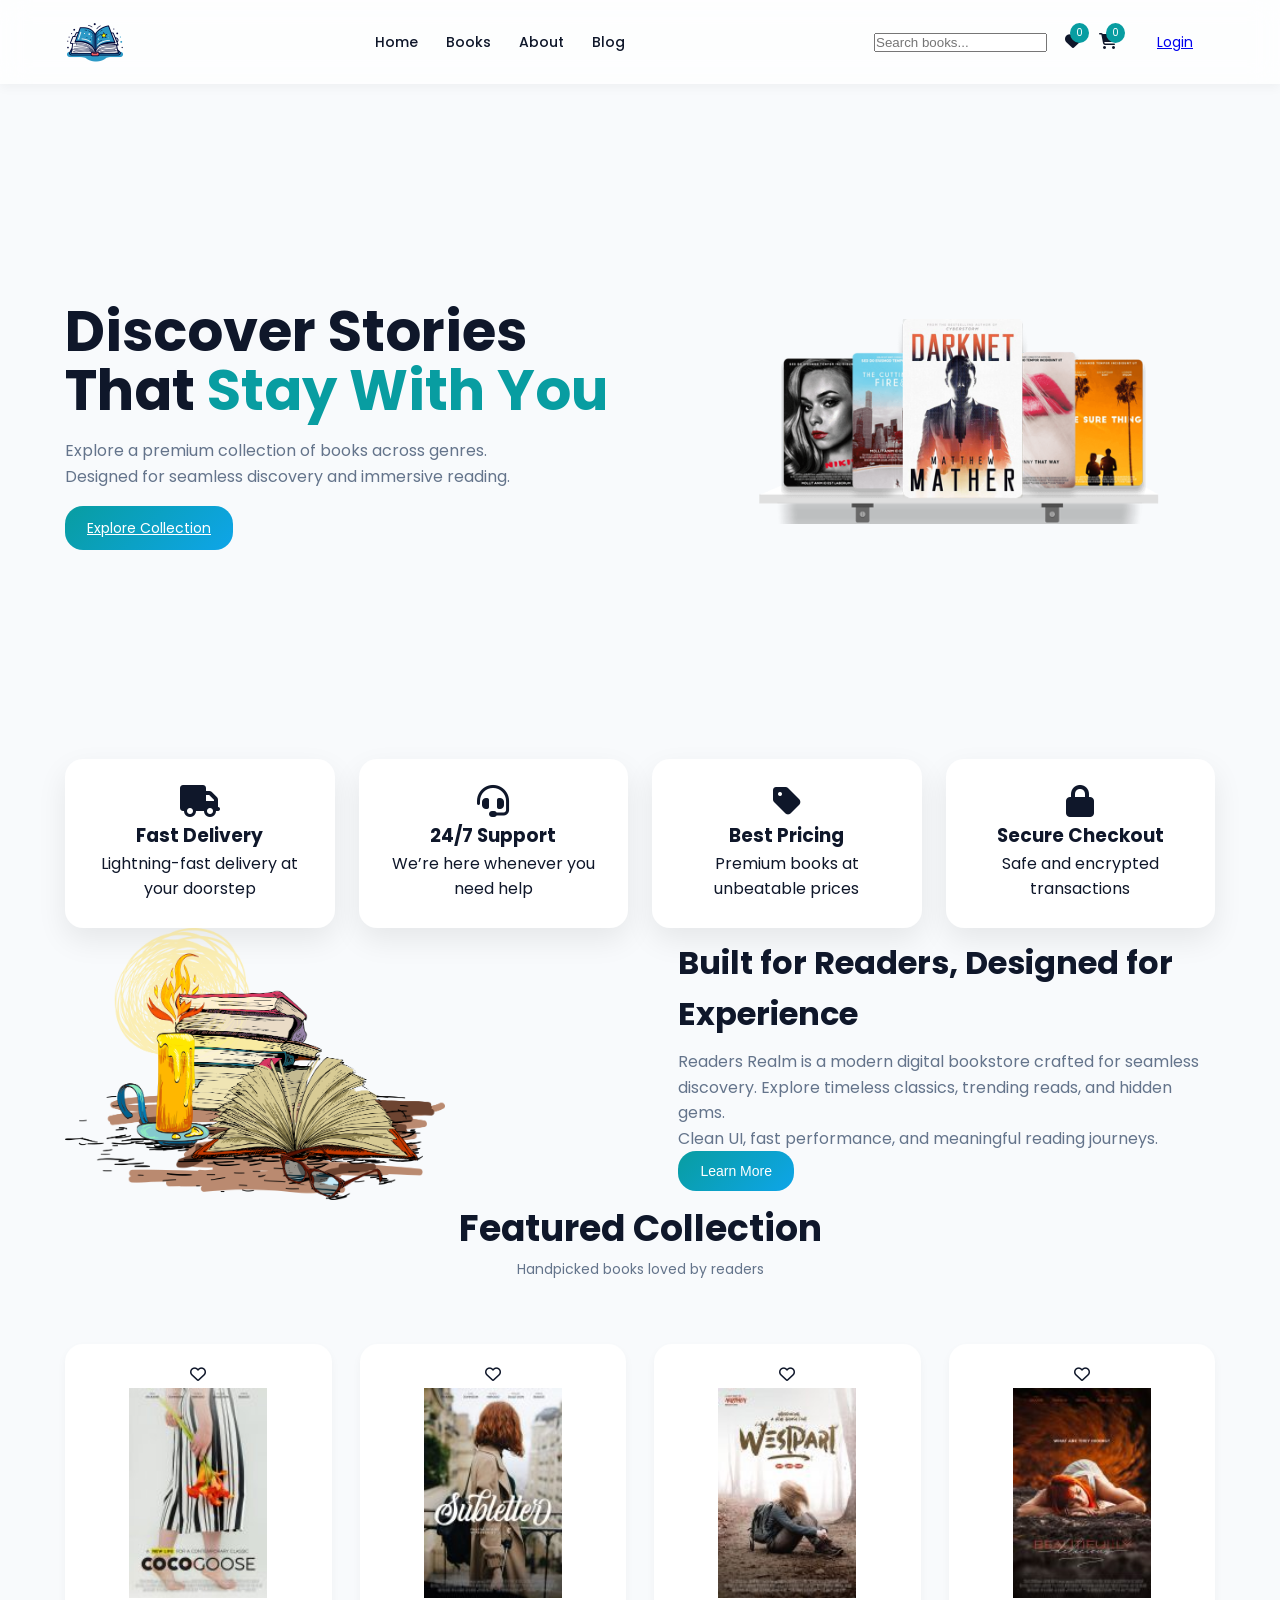
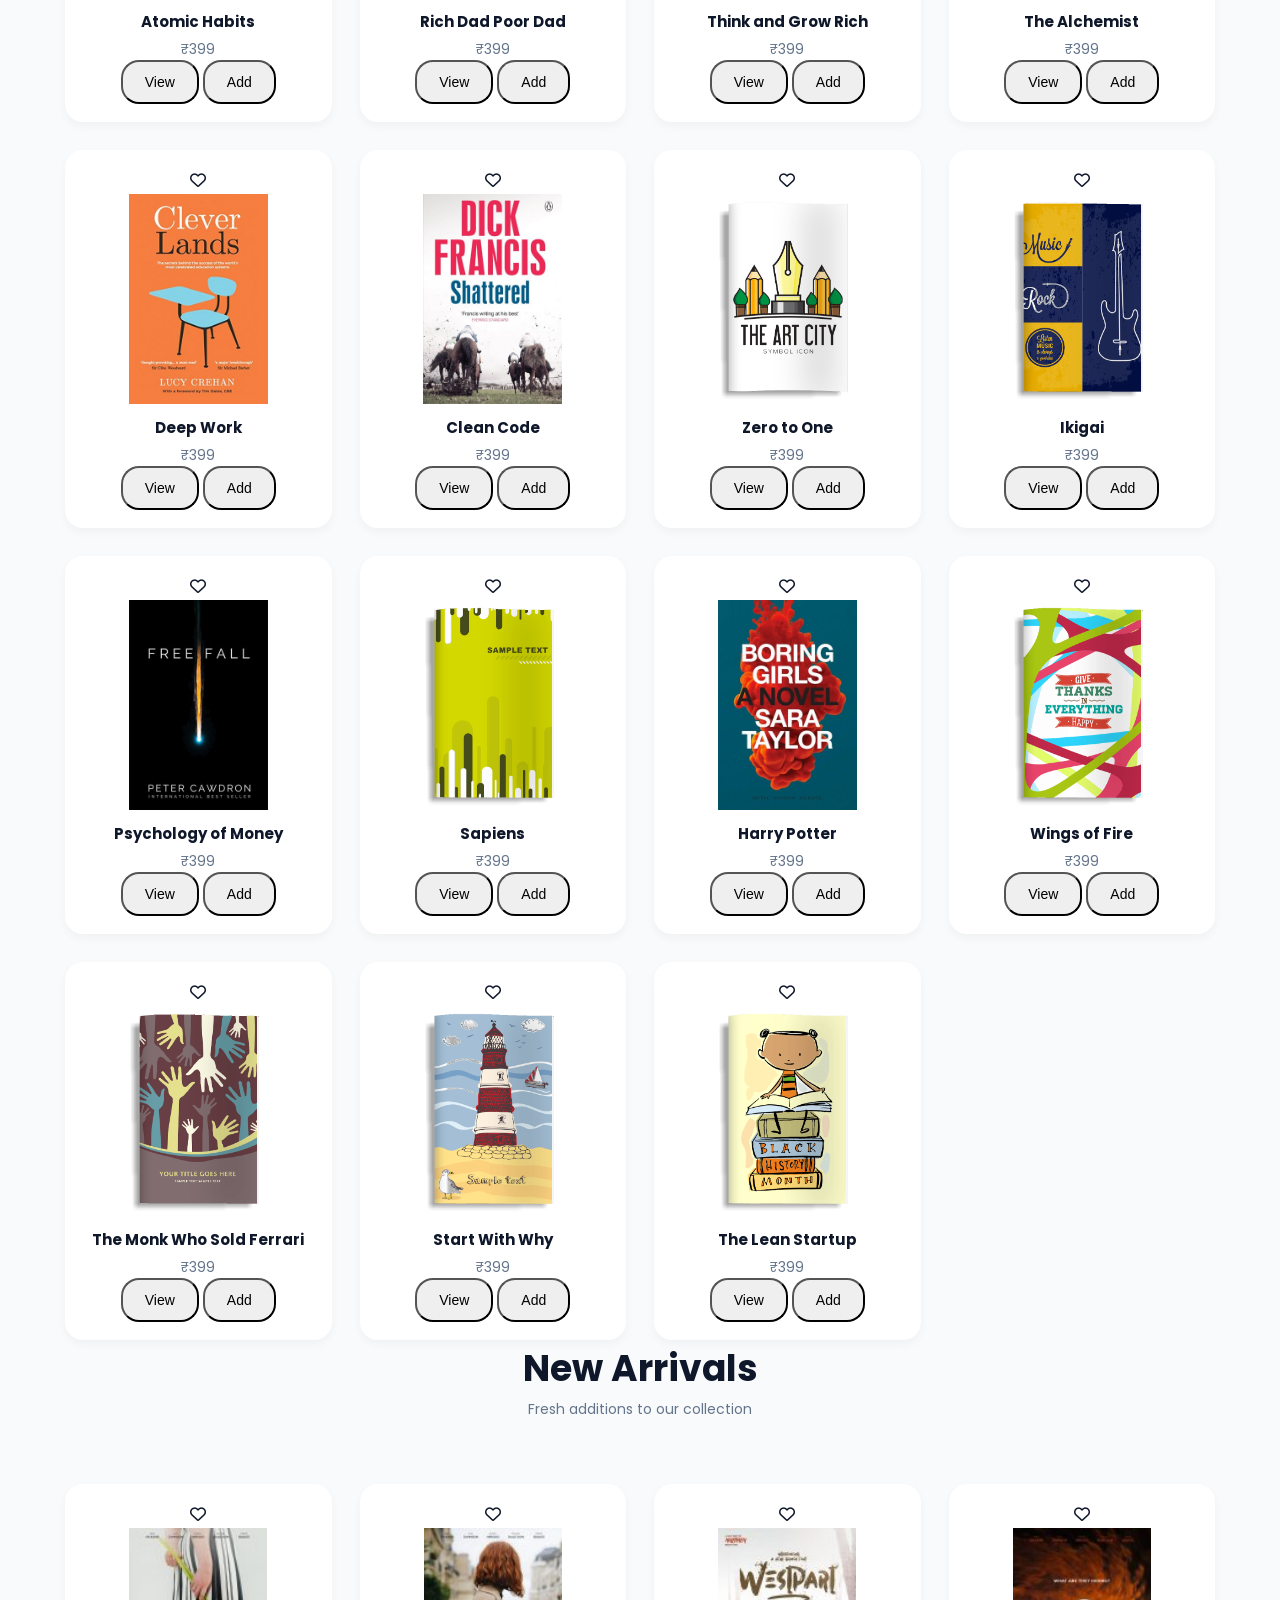
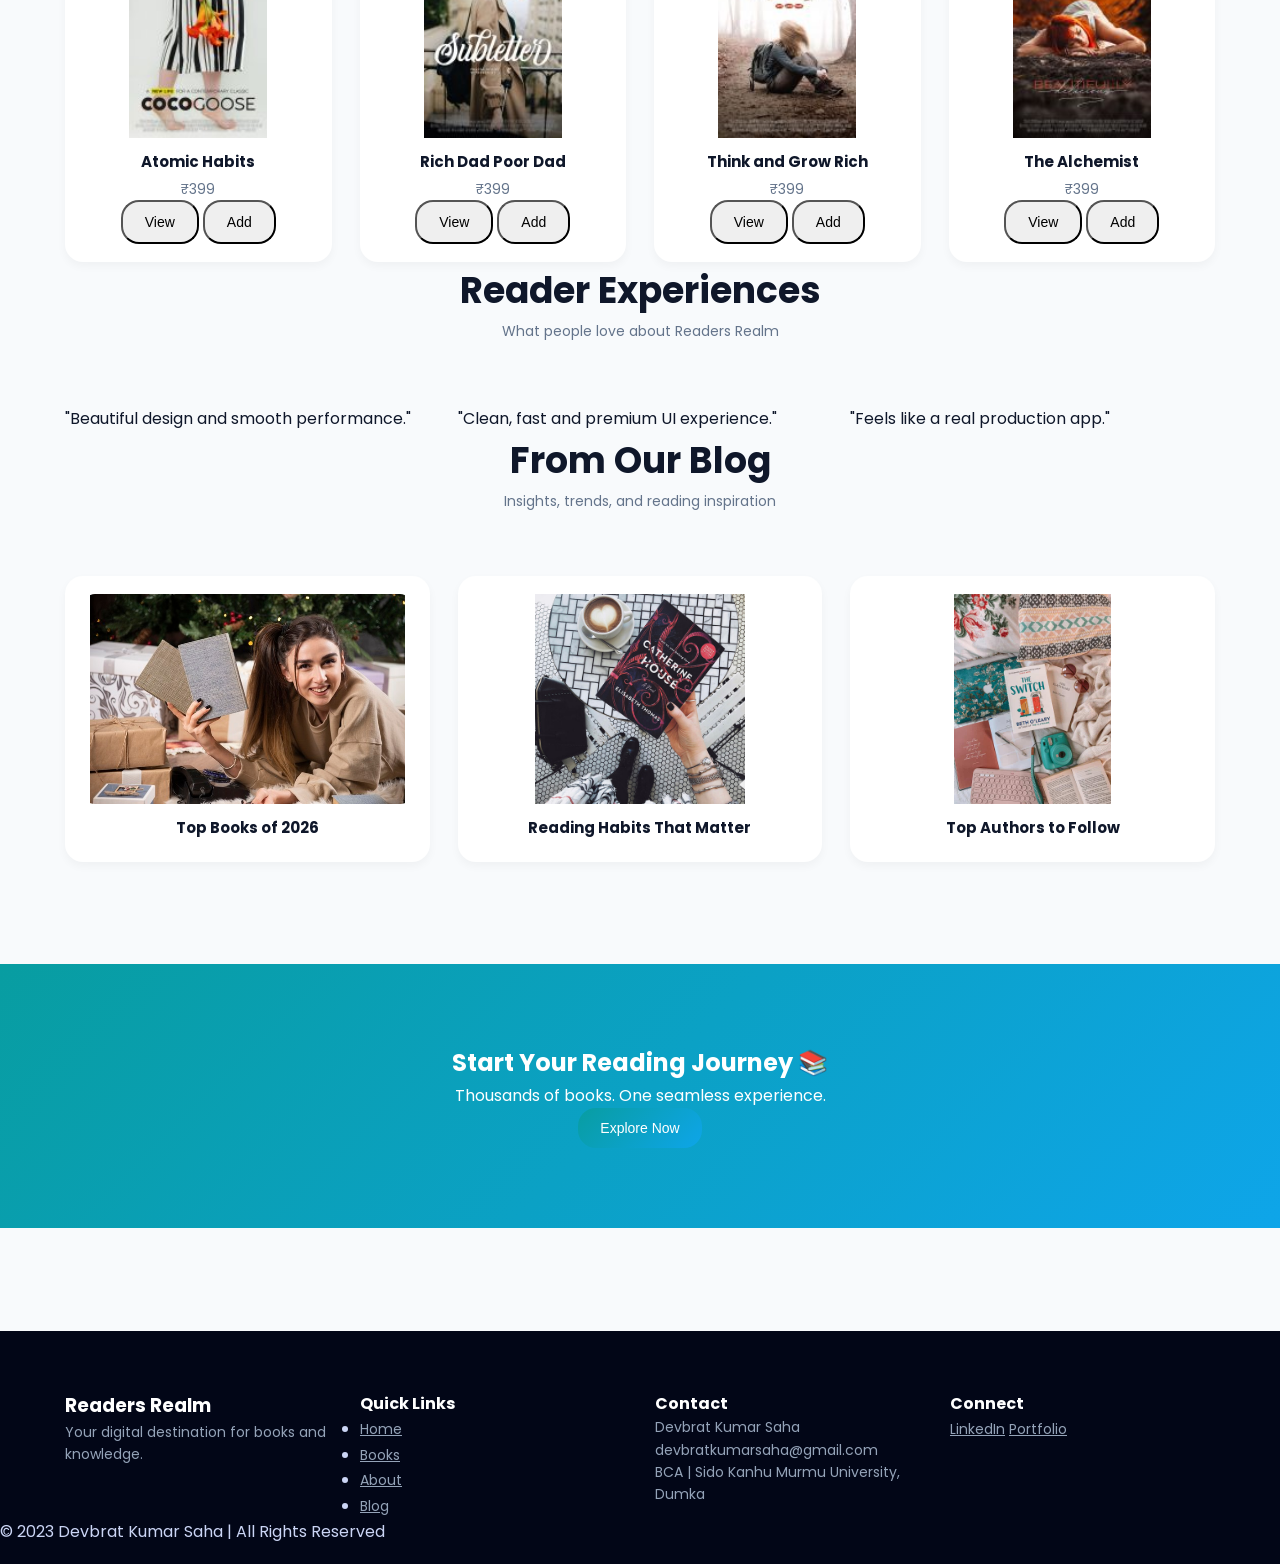
<file: index.html>
<!DOCTYPE html>
<html lang="en">

<head>

<meta charset="UTF-8">
<meta name="viewport" content="width=device-width, initial-scale=1.0">

<title>Readers Realm | Premium Bookstore</title>

<link rel="stylesheet" href="css/style.css">

<link href="https://fonts.googleapis.com/css2?family=Poppins:wght@300;400;500;600;700&display=swap" rel="stylesheet">

<link rel="stylesheet" href="https://cdnjs.cloudflare.com/ajax/libs/font-awesome/6.1.1/css/all.min.css">

</head>

<body>

<!-- ================= NAVBAR ================= -->

<header>
<nav class="navbar container">

<div class="logo">
<img src="images/logo.png" alt="Readers Realm">
</div>

<ul class="nav-links">
<li><a href="#home">Home</a></li>
<li><a href="#featured">Books</a></li>
<li><a href="#about">About</a></li>
<li><a href="#blog">Blog</a></li>
</ul>

<div class="nav-icons">

<div class="search-box">
<input type="text" id="searchInput" placeholder="Search books...">
</div>

<!-- FIXED CLICKABLE -->
<div class="wishlist" id="wishlistBtn">
<i class="fa-solid fa-heart"></i>
<span class="wishlist-count">0</span>
</div>

<div class="cart" id="cartBtn">
<i class="fa-solid fa-shopping-cart"></i>
<span class="cart-count">0</span>
</div>

<div id="auth-area"></div>

</div>

</nav>
</header>


<!-- ================= HERO ================= -->

<section id="home" class="hero container">

<div class="hero-text">

<h1>
Discover Stories That <span>Stay With You</span>
</h1>

<p>
Explore a premium collection of books across genres.
Designed for seamless discovery and immersive reading.
</p>

<a href="#featured" class="btn primary">Explore Collection</a>

</div>

<div class="hero-image">
<img src="images/table.png" alt="Books Collection">
</div>

</section>


<!-- ================= SERVICES ================= -->

<section class="services container">

<div class="service-card">
<i class="fa-solid fa-truck fa-2x"></i>
<h3>Fast Delivery</h3>
<p>Lightning-fast delivery at your doorstep</p>
</div>

<div class="service-card">
<i class="fa-solid fa-headset fa-2x"></i>
<h3>24/7 Support</h3>
<p>We’re here whenever you need help</p>
</div>

<div class="service-card">
<i class="fa-solid fa-tag fa-2x"></i>
<h3>Best Pricing</h3>
<p>Premium books at unbeatable prices</p>
</div>

<div class="service-card">
<i class="fa-solid fa-lock fa-2x"></i>
<h3>Secure Checkout</h3>
<p>Safe and encrypted transactions</p>
</div>

</section>


<!-- ================= ABOUT ================= -->

<section id="about" class="about container">

<div class="about-image">
<img src="images/about.png" alt="About Readers Realm">
</div>

<div class="about-text">

<h2>Built for Readers, Designed for Experience</h2>

<p>
Readers Realm is a modern digital bookstore crafted for seamless discovery.
Explore timeless classics, trending reads, and hidden gems.
</p>

<p>
Clean UI, fast performance, and meaningful reading journeys.
</p>

<button class="btn primary">Learn More</button>

</div>

</section>


<!-- ================= FEATURED ================= -->

<section id="featured" class="container">

<div class="section-header">
<h2>Featured Collection</h2>
<p>Handpicked books loved by readers</p>
</div>

<div class="book-grid" id="book-list"></div>

</section>


<!-- ================= NEW ARRIVALS ================= -->

<section class="container new-arrivals">

<div class="section-header">
<h2>New Arrivals</h2>
<p>Fresh additions to our collection</p>
</div>

<div class="book-grid" id="top-selling"></div>

</section>


<!-- ================= REVIEWS ================= -->

<section class="container">

<div class="section-header">
<h2>Reader Experiences</h2>
<p>What people love about Readers Realm</p>
</div>

<div class="book-grid">

<div class="testimonial">
<p>"Beautiful design and smooth performance."</p>
</div>

<div class="testimonial">
<p>"Clean, fast and premium UI experience."</p>
</div>

<div class="testimonial">
<p>"Feels like a real production app."</p>
</div>

</div>

</section>


<!-- ================= BLOG ================= -->

<section id="blog" class="container">

<div class="section-header">
<h2>From Our Blog</h2>
<p>Insights, trends, and reading inspiration</p>
</div>

<div class="book-grid">

<div class="book-card">
<img src="images/blog1.jpg">
<h3>Top Books of 2026</h3>
</div>

<div class="book-card">
<img src="images/blog2.jpg">
<h3>Reading Habits That Matter</h3>
</div>

<div class="book-card">
<img src="images/blog3.jpg">
<h3>Top Authors to Follow</h3>
</div>

</div>

</section>


<!-- ================= CTA ================= -->

<section class="cta">

<h2>Start Your Reading Journey 📚</h2>
<p>Thousands of books. One seamless experience.</p>

<button class="btn primary">Explore Now</button>

</section>


<!-- ================= FOOTER ================= -->

<footer class="footer">

<div class="container footer-grid">

<div class="footer-col">
<h3>Readers Realm</h3>
<p>Your digital destination for books and knowledge.</p>
</div>

<div class="footer-col">
<h4>Quick Links</h4>
<ul>
<li><a href="#home">Home</a></li>
<li><a href="#featured">Books</a></li>
<li><a href="#about">About</a></li>
<li><a href="#blog">Blog</a></li>
</ul>
</div>

<div class="footer-col">
<h4>Contact</h4>
<p>Devbrat Kumar Saha</p>
<p>devbratkumarsaha@gmail.com</p>
<p>BCA | Sido Kanhu Murmu University, Dumka</p>
</div>

<div class="footer-col">
<h4>Connect</h4>
<div class="socials">
<a href="https://www.linkedin.com/in/devbrat-kumar-saha-b09a2119a" target="_blank">LinkedIn</a>
<a href="https://devbrat3.github.io/Portfolio/" target="_blank">Portfolio</a>
</div>
</div>

</div>

<div class="footer-bottom">
<p>© 2023 Devbrat Kumar Saha | All Rights Reserved</p>
</div>

</footer>


<!-- ================= SCRIPTS ================= -->

<script src="js/data.js"></script>
<script src="js/services/bookService.js"></script>
<script src="js/services/cartService.js"></script>
<script src="js/services/wishlistService.js"></script>
<script src="js/services/orderService.js"></script>
<script src="js/services/authService.js"></script>

<script src="js/main.js"></script>
<script src="js/pages/home.js"></script>

<!-- 🔥 FIX CLICK EVENTS -->
<script>
document.addEventListener("DOMContentLoaded", () => {

    document.getElementById("cartBtn")?.addEventListener("click", () => {
        window.App?.goToCart();
    });

    document.getElementById("wishlistBtn")?.addEventListener("click", () => {
        window.App?.goToWishlist();
    });

});
</script>

</body>
</html>
</file>
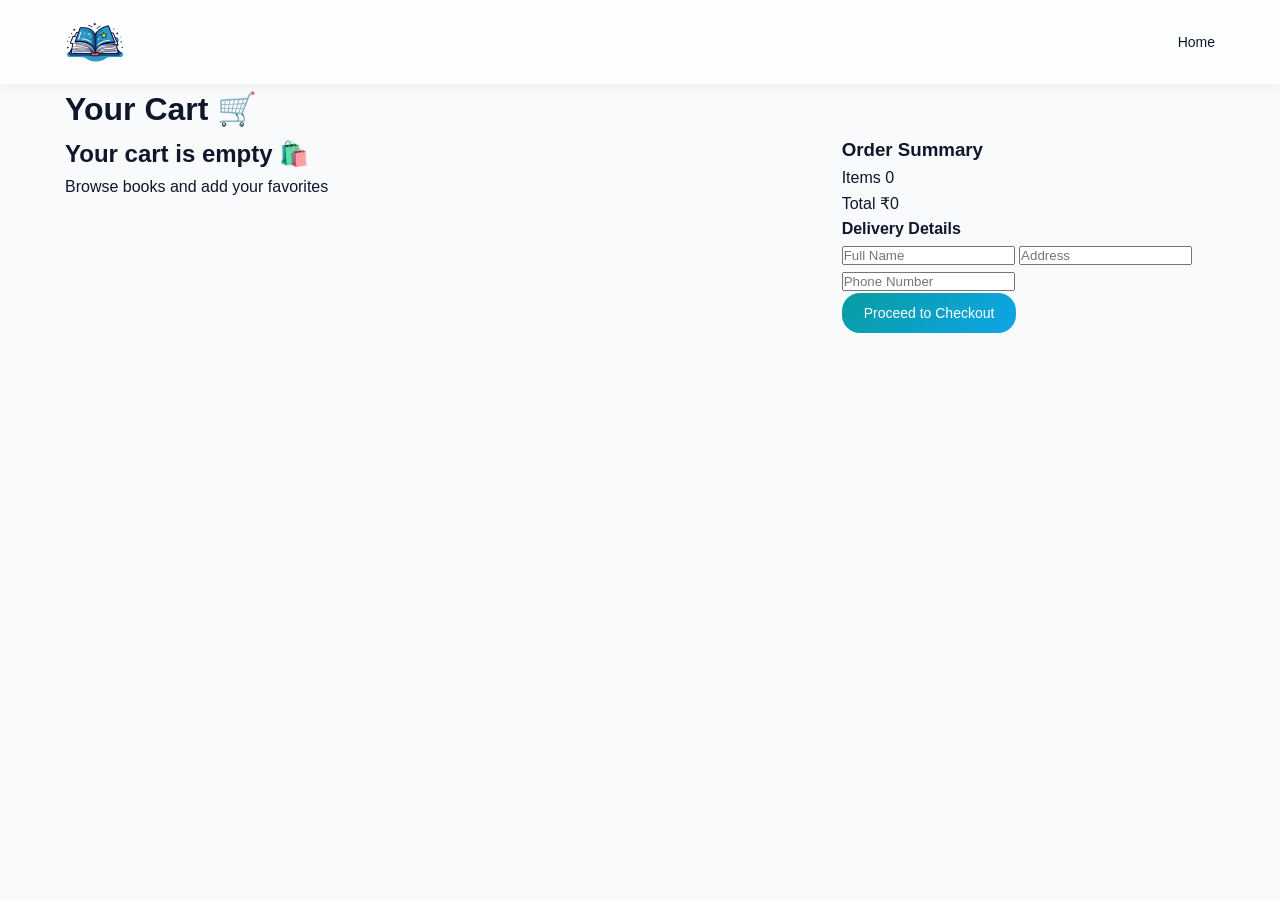
<file: cart.html>
<!DOCTYPE html>
<html lang="en">

<head>

<meta charset="UTF-8">
<meta name="viewport" content="width=device-width, initial-scale=1.0">

<title>Cart | Readers Realm</title>

<link rel="stylesheet" href="css/style.css">

</head>

<body>

<!-- ================= NAVBAR ================= -->

<header>
    <nav class="navbar container">

        <div class="logo">
            <img src="images/logo.png" alt="logo">
        </div>

        <ul class="nav-links">
            <li><a href="index.html">Home</a></li>
        </ul>

    </nav>
</header>


<!-- ================= CART ================= -->

<div class="container cart-wrapper">

    <h1 class="page-title">Your Cart 🛒</h1>

    <div class="cart-layout">

        <!-- LEFT -->
        <div id="cart-items" class="cart-items"></div>

        <!-- RIGHT -->
        <div class="summary-box">

            <h3>Order Summary</h3>

            <div class="summary-line">
                <span>Items</span>
                <span id="item-count">0</span>
            </div>

            <div class="summary-line summary-total">
                <span>Total</span>
                <span id="total-price">₹0</span>
            </div>

            <!-- USER DETAILS -->
            <div class="user-form">
                <h4>Delivery Details</h4>

                <input placeholder="Full Name" id="name">
                <input placeholder="Address" id="address">
                <input placeholder="Phone Number" id="phone">
            </div>

            <button class="btn primary checkout-btn" id="checkoutBtn">
                Proceed to Checkout
            </button>

        </div>

    </div>

</div>


<!-- ================= SCRIPTS ================= -->

<script src="js/services/cartService.js"></script>
<script src="js/services/authService.js"></script>
<script src="js/services/orderService.js"></script>
<script src="js/main.js"></script>

<script>

/* ================= INIT ================= */

document.addEventListener("DOMContentLoaded", () => {
    renderCart();
});


/* ================= DOM ================= */

const cartContainer = document.getElementById("cart-items");
const totalDisplay = document.getElementById("total-price");
const itemCount = document.getElementById("item-count");
const checkoutBtn = document.getElementById("checkoutBtn");


/* ================= RENDER ================= */

function renderCart() {

    const cart = CartService.getCart();

    cartContainer.innerHTML = "";

    if (!cart.length) {
        cartContainer.innerHTML = `
            <div class="empty">
                <h2>Your cart is empty 🛍️</h2>
                <p>Browse books and add your favorites</p>
            </div>
        `;
        totalDisplay.innerText = "₹0";
        itemCount.innerText = "0";
        return;
    }

    let total = 0;
    let count = 0;

    cart.forEach((item, index) => {

        const itemTotal = item.price * item.quantity;
        total += itemTotal;
        count += item.quantity;

        cartContainer.innerHTML += `

            <div class="cart-item">

                <!-- IMAGE -->
                <div class="cart-img">
                    <img src="${item.img}" alt="${item.title}">
                </div>

                <!-- DETAILS -->
                <div class="cart-details">
                    <h3>${item.title}</h3>
                    <p class="cart-price">₹${item.price}</p>

                    <div class="cart-actions">
                        <button onclick="changeQty(${index}, -1)">-</button>
                        <span>${item.quantity}</span>
                        <button onclick="changeQty(${index}, 1)">+</button>
                    </div>
                </div>

                <!-- PRICE -->
                <div class="cart-total">
                    ₹${itemTotal}
                </div>

                <!-- REMOVE -->
                <button class="remove-btn" onclick="removeItem(${index})">
                    ✕
                </button>

            </div>

        `;
    });

    totalDisplay.innerText = "₹" + total;
    itemCount.innerText = count;
}


/* ================= ACTIONS ================= */

function changeQty(index, delta) {
    CartService.updateQuantity(index, delta);
    renderCart();
}

function removeItem(index) {
    CartService.removeItem(index);
    renderCart();
}


/* ================= CHECKOUT ================= */

checkoutBtn.addEventListener("click", () => {

    const user = AuthService.getCurrentUser();

    if (!user) {
        App.showToast("Please login first 🔐", "warning");
        setTimeout(() => {
            window.location.href = "login.html";
        }, 1000);
        return;
    }

    const name = document.getElementById("name").value;
    const address = document.getElementById("address").value;
    const phone = document.getElementById("phone").value;

    if (!name || !address || !phone) {
        App.showToast("Fill all details ⚠️", "error");
        return;
    }

    localStorage.setItem("user", JSON.stringify({ name, address, phone }));

    window.location.href = "summary.html";

});

</script>

</body>
</html>
</file>
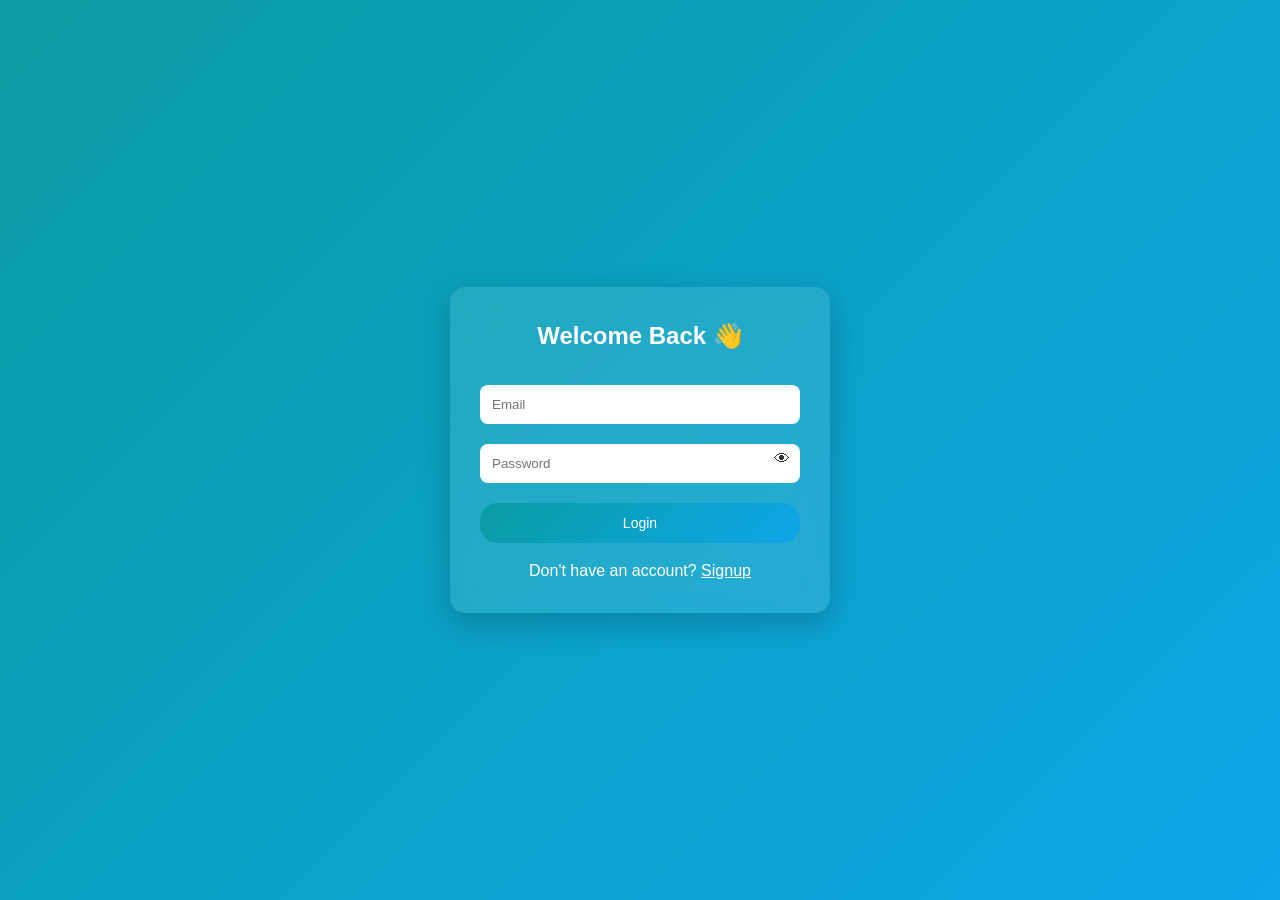
<file: login.html>
<!DOCTYPE html>
<html lang="en">

<head>
    <meta charset="UTF-8">
    <title>Login | Readers Realm</title>
    <link rel="stylesheet" href="css/style.css">

    <style>
        .auth-container {
            min-height: 100vh;
            display: flex;
            justify-content: center;
            align-items: center;
            background: linear-gradient(135deg, #089da1, #0ea5e9);
        }

        .auth-card {
            background: rgba(255,255,255,0.1);
            backdrop-filter: blur(15px);
            padding: 30px;
            border-radius: 15px;
            width: 100%;
            max-width: 380px;
            color: white;
            box-shadow: 0 10px 30px rgba(0,0,0,0.2);
        }

        .auth-card h2 {
            text-align: center;
            margin-bottom: 20px;
        }

        .auth-card input {
            width: 100%;
            padding: 12px;
            margin: 10px 0;
            border-radius: 8px;
            border: none;
            outline: none;
        }

        .password-box {
            position: relative;
        }

        .toggle-pass {
            position: absolute;
            right: 10px;
            top: 12px;
            cursor: pointer;
            color: #333;
        }

        .auth-card button {
            width: 100%;
            margin-top: 10px;
        }

        .auth-footer {
            text-align: center;
            margin-top: 15px;
        }

        .auth-footer a {
            color: #fff;
            text-decoration: underline;
        }
    </style>
</head>

<body>

<div class="auth-container">

    <div class="auth-card">

        <h2>Welcome Back 👋</h2>

        <input id="email" placeholder="Email">

        <div class="password-box">
            <input id="password" type="password" placeholder="Password">
            <span class="toggle-pass" onclick="togglePassword()">👁</span>
        </div>

        <button class="btn primary" onclick="login()">Login</button>

        <div class="auth-footer">
            <p>Don't have an account? <a href="signup.html">Signup</a></p>
        </div>

    </div>

</div>

<script src="js/services/authService.js"></script>
<script src="js/main.js"></script>
<script src="js/pages/login.js"></script>

</body>
</html>
</file>
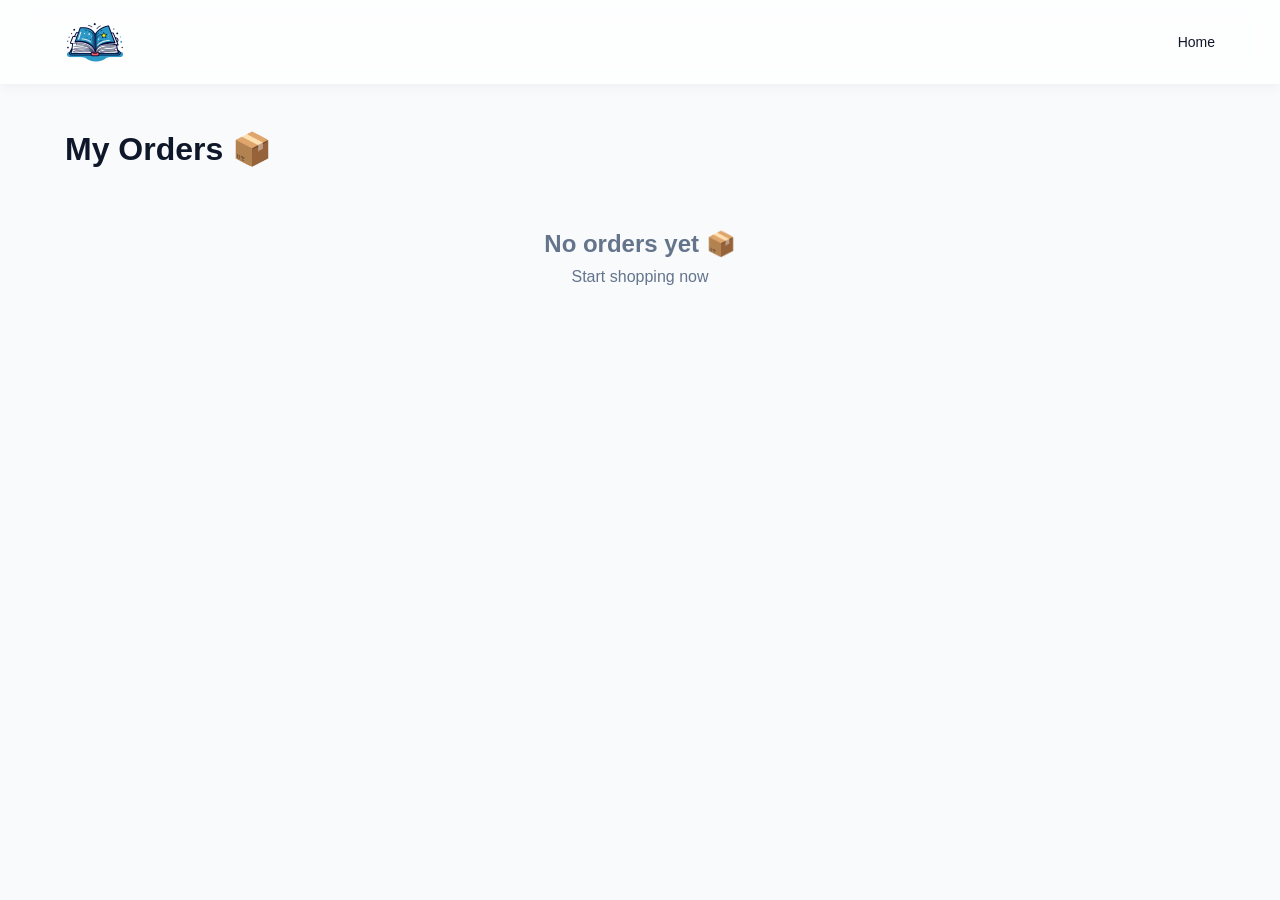
<file: orders.html>
<!DOCTYPE html>
<html lang="en">

<head>
<meta charset="UTF-8">
<meta name="viewport" content="width=device-width, initial-scale=1.0">

<title>My Orders | Readers Realm</title>

<link rel="stylesheet" href="css/style.css">

<style>

/* ===== PAGE ===== */

.orders-container {
    padding: 40px 0;
}

/* ===== ORDER CARD ===== */

.order-card {
    background: white;
    padding: 20px;
    border-radius: 12px;
    margin-bottom: 20px;
    box-shadow: 0 10px 25px rgba(0,0,0,0.08);
}

/* ===== HEADER ===== */

.order-header {
    display: flex;
    justify-content: space-between;
    margin-bottom: 10px;
}

/* ===== ITEMS ===== */

.order-items {
    margin-top: 10px;
}

.order-item {
    display: flex;
    justify-content: space-between;
    padding: 5px 0;
}

/* ===== EMPTY ===== */

.empty {
    text-align: center;
    margin-top: 50px;
    color: #64748b;
}

</style>

</head>

<body>

<!-- NAVBAR -->
<header>
<nav class="navbar container">

<div class="logo">
<img src="images/logo.png">
</div>

<ul class="nav-links">
<li><a href="index.html">Home</a></li>
</ul>

</nav>
</header>

<div class="container orders-container">

<h1>My Orders 📦</h1>

<div id="orders-list"></div>

</div>

<!-- JS -->

<script src="js/services/orderService.js"></script>
<script src="js/main.js"></script>

<script>

const container = document.getElementById("orders-list");

/* ================= RENDER ================= */

function renderOrders() {

    const orders = OrderService.getOrders();

    if (orders.length === 0) {
        container.innerHTML = `
            <div class="empty">
                <h2>No orders yet 📦</h2>
                <p>Start shopping now</p>
            </div>
        `;
        return;
    }

    container.innerHTML = orders.map(order => {

        const itemsHTML = order.items.map(item => `
            <div class="order-item">
                <span>${item.title} × ${item.quantity}</span>
                <span>₹${item.price * item.quantity}</span>
            </div>
        `).join("");

        return `
            <div class="order-card">

                <div class="order-header">
                    <strong>Order #${order.id}</strong>
                    <span>${new Date(order.date).toLocaleDateString()}</span>
                </div>

                <div>Payment: ${order.paymentMethod}</div>

                <div class="order-items">
                    ${itemsHTML}
                </div>

                <h3>Total: ₹${order.total}</h3>

            </div>
        `;
    }).join("");
}

/* ================= INIT ================= */

renderOrders();

</script>

</body>

</html>
</file>
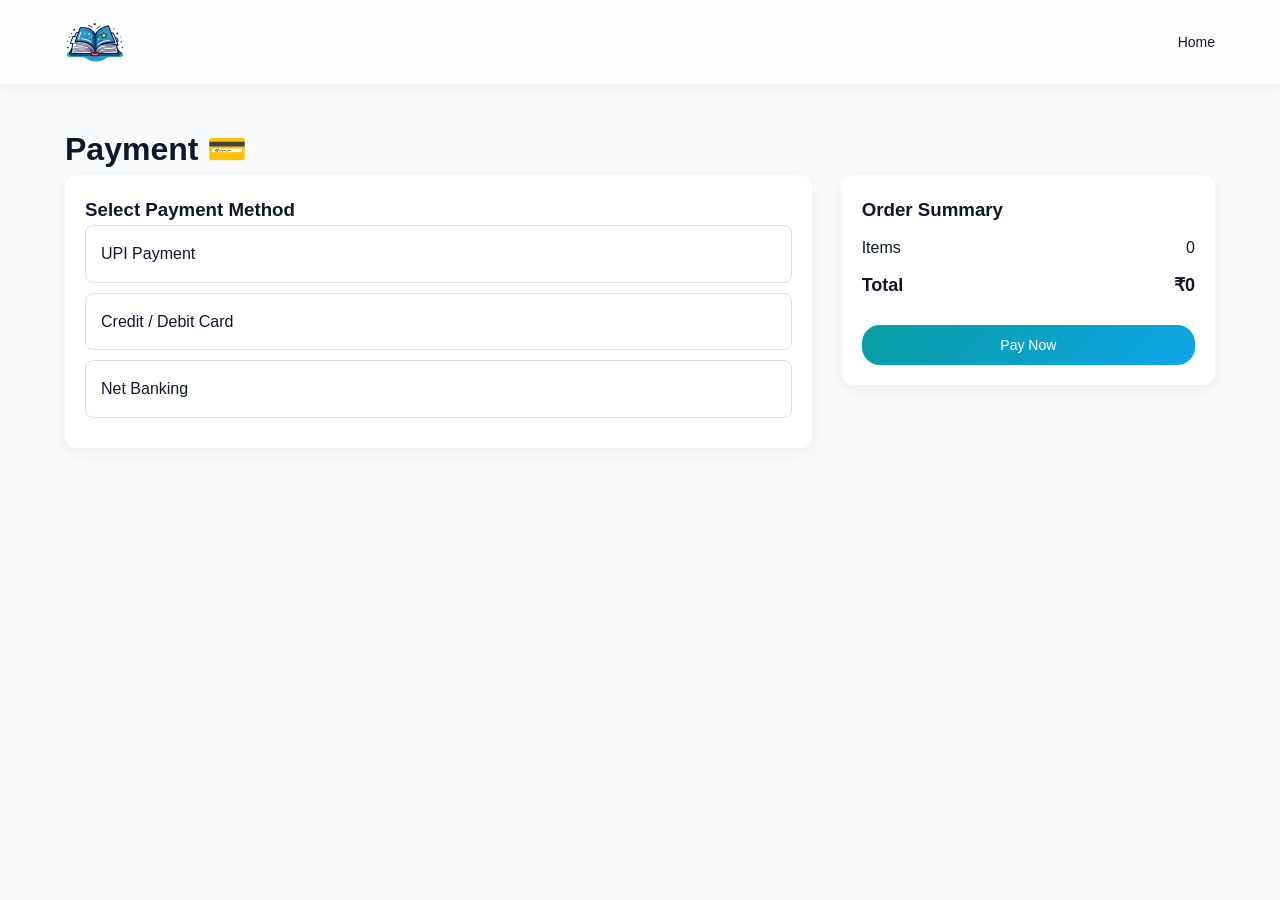
<file: payment.html>
<!DOCTYPE html>
<html lang="en">

<head>

<meta charset="UTF-8">
<meta name="viewport" content="width=device-width, initial-scale=1.0">

<title>Payment | Readers Realm</title>

<link rel="stylesheet" href="css/style.css">

<style>

/* ===== LAYOUT ===== */
.payment-wrapper {
    margin-top: 40px;
}

.payment-layout {
    display: grid;
    grid-template-columns: 2fr 1fr;
    gap: 30px;
}

/* ===== METHODS ===== */
.payment-methods {
    background: white;
    padding: 20px;
    border-radius: 12px;
    box-shadow: 0 5px 15px rgba(0,0,0,0.05);
}

.method {
    border: 1px solid #ddd;
    padding: 15px;
    margin-bottom: 10px;
    border-radius: 8px;
    cursor: pointer;
    transition: 0.3s;
}

.method:hover {
    border-color: #089da1;
}

.method.active {
    border-color: #089da1;
    background: #f0fdfd;
}

/* ===== SUMMARY ===== */
.summary-box {
    background: white;
    padding: 20px;
    border-radius: 12px;
    height: fit-content;
    box-shadow: 0 5px 15px rgba(0,0,0,0.05);
}

.summary-line {
    display: flex;
    justify-content: space-between;
    margin: 10px 0;
}

.summary-total {
    font-size: 18px;
    font-weight: bold;
}

.pay-btn {
    width: 100%;
    margin-top: 15px;
}

/* ===== MOBILE ===== */
@media(max-width:768px){
    .payment-layout {
        grid-template-columns: 1fr;
    }
}

</style>

</head>

<body>

<!-- NAVBAR -->
<header>
<nav class="navbar container">

<div class="logo">
<img src="images/logo.png">
</div>

<ul class="nav-links">
<li><a href="index.html">Home</a></li>
</ul>

</nav>
</header>

<div class="container payment-wrapper">

<h1>Payment 💳</h1>

<div class="payment-layout">

<!-- METHODS -->
<div class="payment-methods">

<h3>Select Payment Method</h3>

<div class="method" data-method="UPI">UPI Payment</div>
<div class="method" data-method="Card">Credit / Debit Card</div>
<div class="method" data-method="Net Banking">Net Banking</div>

</div>

<!-- SUMMARY -->
<div class="summary-box">

<h3>Order Summary</h3>

<div class="summary-line">
<span>Items</span>
<span id="item-count">0</span>
</div>

<div class="summary-line summary-total">
<span>Total</span>
<span id="total-price">₹0</span>
</div>

<button class="btn primary pay-btn" id="payBtn">
Pay Now
</button>

</div>

</div>

</div>

<!-- JS (ORDER MATTERS) -->

<script src="js/services/cartService.js"></script>
<script src="js/services/orderService.js"></script>
<script src="js/services/authService.js"></script>
<script src="js/main.js"></script>

<script>

/* ================= LOAD CART ================= */

const cart = CartService.getCart();

const totalDisplay = document.getElementById("total-price");
const itemCount = document.getElementById("item-count");

let total = 0;
let count = 0;

cart.forEach(item => {
    total += item.price * item.quantity;
    count += item.quantity;
});

totalDisplay.innerText = "₹" + total;
itemCount.innerText = count;

/* ================= PAYMENT METHOD ================= */

let selectedMethod = "";

document.querySelectorAll(".method").forEach(el => {

    el.addEventListener("click", () => {

        selectedMethod = el.dataset.method;

        document.querySelectorAll(".method")
            .forEach(m => m.classList.remove("active"));

        el.classList.add("active");

    });

});

/* ================= PAYMENT ================= */

document.getElementById("payBtn").addEventListener("click", () => {

    if (!selectedMethod) {
        return showToast("Select payment method", "warning");
    }

    if (!cart.length) {
        return showToast("Cart is empty", "error");
    }

    const user = AuthService?.getCurrentUser() || {};

    /* ===== CREATE ORDER ===== */
    OrderService.createOrder({
        items: cart,
        user: user,
        total: total,
        paymentMethod: selectedMethod
    });

    /* ===== CLEAR CART ===== */
    localStorage.removeItem("cart");

    showToast("Payment successful ✅");

    setTimeout(() => {
        window.location.href = "orders.html";
    }, 1000);

});

</script>

</body>

</html>
</file>
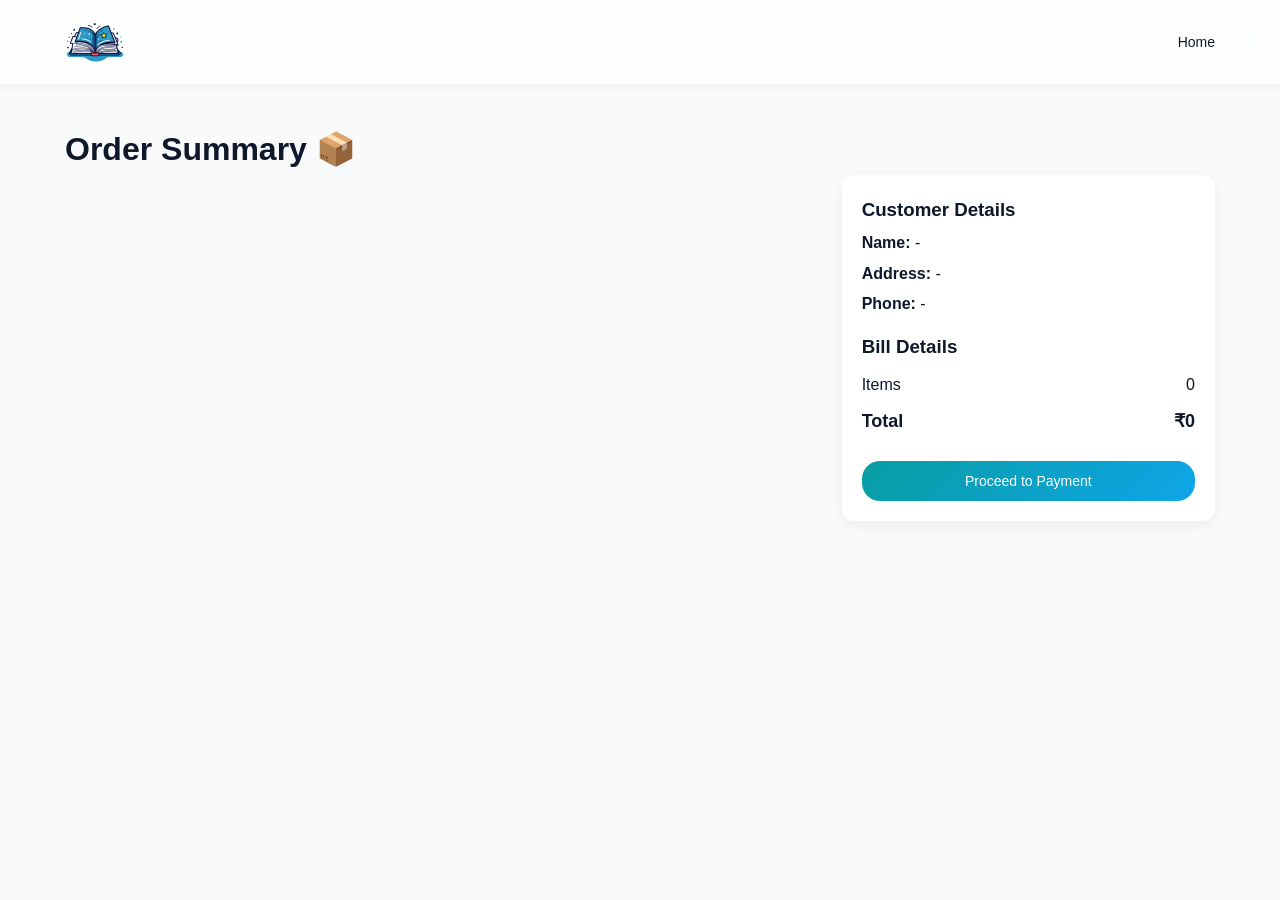
<file: summary.html>
<!DOCTYPE html>
<html lang="en">

<head>
    <meta charset="UTF-8">
    <meta name="viewport" content="width=device-width, initial-scale=1.0">
    <title>Order Summary | Readers Realm</title>

    <link rel="stylesheet" href="css/style.css">

    <style>
        .summary-wrapper {
            margin-top: 40px;
        }

        .summary-layout {
            display: grid;
            grid-template-columns: 2fr 1fr;
            gap: 30px;
        }

        /* ================= ITEMS ================= */
        .summary-item {
            display: flex;
            justify-content: space-between;
            align-items: center;
            background: white;
            padding: 15px;
            border-radius: 10px;
            margin-bottom: 10px;
            box-shadow: 0 5px 15px rgba(0,0,0,0.05);
        }

        /* ================= BOX ================= */
        .summary-box {
            background: white;
            padding: 20px;
            border-radius: 12px;
            height: fit-content;
            box-shadow: 0 5px 15px rgba(0,0,0,0.05);
        }

        .summary-line {
            display: flex;
            justify-content: space-between;
            margin: 10px 0;
        }

        .summary-total {
            font-size: 18px;
            font-weight: bold;
        }

        .pay-btn {
            width: 100%;
            margin-top: 15px;
        }

        /* ================= USER ================= */
        .user-box {
            margin-bottom: 15px;
        }

        .user-box p {
            margin: 5px 0;
        }

        /* MOBILE */
        @media(max-width:768px){
            .summary-layout {
                grid-template-columns: 1fr;
            }
        }
    </style>
</head>

<body>

<!-- NAVBAR -->
<header>
    <nav class="navbar container">
        <div class="logo">
            <img src="images/logo.png">
        </div>

        <ul class="nav-links">
            <li><a href="index.html">Home</a></li>
        </ul>
    </nav>
</header>

<div class="container summary-wrapper">

    <h1>Order Summary 📦</h1>

    <div class="summary-layout">

        <!-- LEFT: ITEMS -->
        <div id="summary-items"></div>

        <!-- RIGHT: SUMMARY -->
        <div class="summary-box">

            <h3>Customer Details</h3>
            <div class="user-box" id="user-details"></div>

            <h3>Bill Details</h3>

            <div class="summary-line">
                <span>Items</span>
                <span id="item-count">0</span>
            </div>

            <div class="summary-line summary-total">
                <span>Total</span>
                <span id="total-price">₹0</span>
            </div>

            <button class="btn primary pay-btn" onclick="goToPayment()">
                Proceed to Payment
            </button>

        </div>

    </div>

</div>

<script>

/* ================= LOAD DATA ================= */
let cart = JSON.parse(localStorage.getItem("cart")) || [];
let user = JSON.parse(localStorage.getItem("user")) || {};

const container = document.getElementById("summary-items");
const totalDisplay = document.getElementById("total-price");
const itemCount = document.getElementById("item-count");
const userBox = document.getElementById("user-details");

/* ================= USER ================= */
userBox.innerHTML = `
    <p><strong>Name:</strong> ${user.name || "-"}</p>
    <p><strong>Address:</strong> ${user.address || "-"}</p>
    <p><strong>Phone:</strong> ${user.phone || "-"}</p>
`;

/* ================= ITEMS ================= */
let total = 0;
let count = 0;

cart.forEach(item => {

    const itemTotal = item.price * item.quantity;

    total += itemTotal;
    count += item.quantity;

    container.innerHTML += `
        <div class="summary-item">
            <div>
                <h3>${item.title}</h3>
                <p>₹${item.price} × ${item.quantity}</p>
            </div>
            <div>₹${itemTotal}</div>
        </div>
    `;
});

/* ================= TOTAL ================= */
totalDisplay.innerText = "₹" + total;
itemCount.innerText = count;

/* ================= NAVIGATION ================= */
function goToPayment() {
    window.location.href = "payment.html";
}

</script>

</body>
</html>
</file>
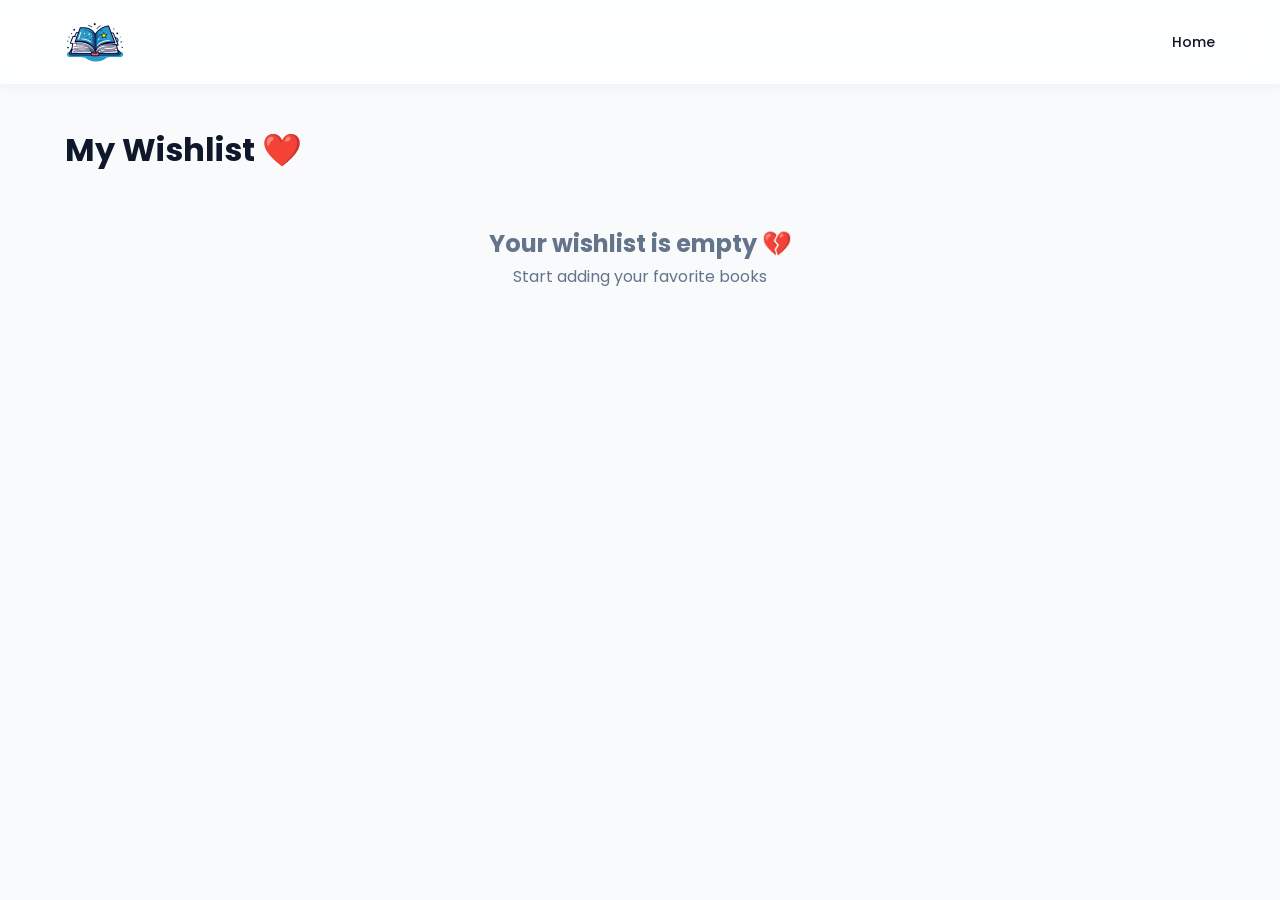
<file: wishlist.html>
<!DOCTYPE html>
<html lang="en">

<head>
<meta charset="UTF-8">
<meta name="viewport" content="width=device-width, initial-scale=1.0">

<title>Wishlist | Readers Realm</title>

<link rel="stylesheet" href="css/style.css">

<link href="https://fonts.googleapis.com/css2?family=Poppins:wght@300;400;500;600;700&display=swap" rel="stylesheet">

<link rel="stylesheet" href="https://cdnjs.cloudflare.com/ajax/libs/font-awesome/6.1.1/css/all.min.css">

<style>

/* ===== PAGE ===== */

.wishlist-container {
    padding: 40px 0;
}

/* ===== GRID ===== */

.wishlist-grid {
    display: grid;
    grid-template-columns: repeat(auto-fit, minmax(220px,1fr));
    gap: 20px;
}

/* ===== CARD ===== */

.wishlist-card {
    background: white;
    padding: 15px;
    border-radius: 12px;
    text-align: center;
    box-shadow: 0 10px 25px rgba(0,0,0,0.08);
    transition: 0.3s;
}

.wishlist-card:hover {
    transform: translateY(-8px);
}

/* ===== IMAGE ===== */

.wishlist-card img {
    height: 180px;
    object-fit: cover;
}

/* ===== ACTIONS ===== */

.wishlist-actions {
    margin-top: 10px;
}

.wishlist-actions button {
    margin: 5px;
}

/* ===== EMPTY ===== */

.empty {
    text-align: center;
    margin-top: 50px;
    color: #64748b;
}

</style>

</head>

<body>

<!-- ================= NAVBAR ================= -->

<header>
<nav class="navbar container">

<div class="logo">
<img src="images/logo.png">
</div>

<ul class="nav-links">
<li><a href="index.html">Home</a></li>
</ul>

</nav>
</header>

<!-- ================= CONTENT ================= -->

<div class="container wishlist-container">

<h1>My Wishlist ❤️</h1>

<div id="wishlist-items" class="wishlist-grid"></div>

</div>

<!-- ================= JS ================= -->

<script src="js/services/bookService.js"></script>
<script src="js/services/cartService.js"></script>
<script src="js/services/wishlistService.js"></script>
<script src="js/main.js"></script>

<script>

const container = document.getElementById("wishlist-items");

/* ================= RENDER ================= */

function renderWishlist() {

    const data = WishlistService.getAll();

    if (data.length === 0) {
        container.innerHTML = `
            <div class="empty">
                <h2>Your wishlist is empty 💔</h2>
                <p>Start adding your favorite books</p>
            </div>
        `;
        return;
    }

    container.innerHTML = data.map(item => `
        <div class="wishlist-card">

            <img src="${item.img}">
            <h3>${item.title}</h3>
            <p>₹${item.price}</p>

            <div class="wishlist-actions">
                <button class="btn primary" onclick="moveToCart(${item.id})">
                    Move to Cart
                </button>

                <button class="btn" onclick="removeItem(${item.id})">
                    Remove
                </button>
            </div>

        </div>
    `).join("");
}

/* ================= REMOVE ================= */

function removeItem(id) {
    WishlistService.remove(id);
    showToast("Removed from wishlist");
}

/* ================= MOVE TO CART ================= */

function moveToCart(id) {

    const book = WishlistService.getAll().find(b => b.id === id);

    if (!book) return;

    CartService.addItem(book);
    WishlistService.remove(id);

    showToast("Moved to cart 🛒");
}

/* ================= AUTO UPDATE ================= */

document.addEventListener("wishlistUpdated", renderWishlist);

/* ================= INIT ================= */

renderWishlist();

</script>

</body>

</html>
</file>
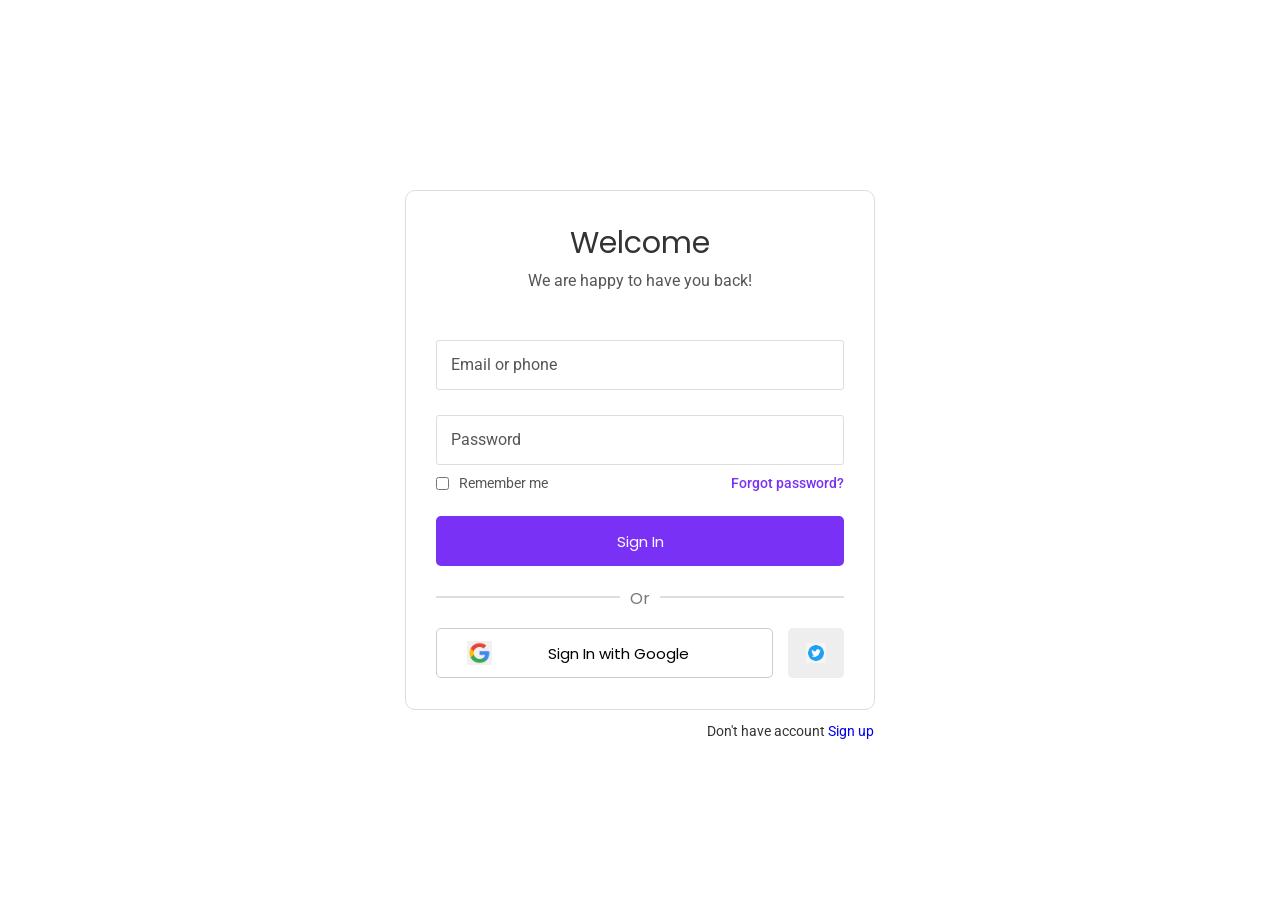
<file: images/login.html>
<!DOCTYPE html>
<html lang="en">
<head>
    <meta charset="UTF-8">
    <meta name="viewport" content="width=device-width, initial-scale=1.0">
    <title>Sign In | ReadersRealm</title>
    <link rel="stylesheet" href="loginstyle.css">
</head>
<body>
    <div class="login-box">
        <div class="login-header">
            <header>Welcome</header>
            <p>We are happy to have you back!</p>
        </div>
        <div class="input-box">
            <input type="text" class="input-field" id="email" autocomplete="off" required>
            <label for="email">Email or phone</label>
        </div>
        <div class="input-box">
            <input type="password" class="input-field" id="password" autocomplete="off" required>
            <label for="password">Password</label>
        </div>
        <div class="forgot">
            <section>
                <input type="checkbox" id="check">
                <label for="check">Remember me</label>
            </section>
            <section>
                <a href="#" class="forgot-link">Forgot password?</a>
            </section>
        </div>
        <div class="input-box">
            <input type="submit" class="input-submit" value="Sign In">
        </div>
        <div class="middle-text">
            <hr>
            <p class="or-text">Or</p>
        </div>
        <div class="social-sign-in">
            <button class="input-google">
                 <img src="image/google.png">
                 <p>Sign In with Google</p>
            </button>
            <button class="input-twitter">
                <img src="image/twitter.png">
            </button>
        </div>
        <div class="sign-up">
            <p>Don't have account <a href="#">Sign up</a></p>
        </div>
    </div>
</body>
</html>
</file>
<file: css/style.css>
/* ================= DESIGN SYSTEM ================= */

:root {
    --primary: #089da1;
    --secondary: #0ea5e9;

    --bg: #f8fafc;
    --card: #ffffff;

    --text: #0f172a;
    --muted: #64748b;

    --radius: 18px;

    --shadow-sm: 0 4px 10px rgba(0,0,0,0.04);
    --shadow-md: 0 12px 30px rgba(0,0,0,0.08);
    --shadow-lg: 0 30px 60px rgba(0,0,0,0.12);

    --transition: all 0.35s cubic-bezier(.4,0,.2,1);
}


/* ================= RESET ================= */

*,
*::before,
*::after {
    margin: 0;
    padding: 0;
    box-sizing: border-box;
}

html {
    scroll-behavior: smooth;
}

body {
    font-family: 'Poppins', sans-serif;
    background: var(--bg);
    color: var(--text);
    line-height: 1.6;
}


/* ================= GLOBAL ================= */

img {
    width: 100%;
    height: auto;
    display: block;
    border-radius: 12px;
}

section {
    margin: clamp(70px, 8vw, 120px) 0;
}

.container {
    width: 92%;
    max-width: 1150px;
    margin: auto;
}


/* ================= NAVBAR ================= */

header {
    position: sticky;
    top: 0;
    background: rgba(255,255,255,0.75);
    backdrop-filter: blur(14px);
    z-index: 1000;
    box-shadow: var(--shadow-sm);
}

.navbar {
    display: flex;
    justify-content: space-between;
    align-items: center;
    padding: 12px 0;
}

.logo img {
    width: 60px;
    object-fit: contain;
}


/* ================= NAV LINKS ================= */

.nav-links {
    display: flex;
    gap: 28px;
    list-style: none;
}

.nav-links a {
    text-decoration: none;
    font-size: 14px;
    color: var(--text);
    position: relative;
    font-weight: 500;
}

.nav-links a::after {
    content: "";
    position: absolute;
    width: 0%;
    height: 2px;
    bottom: -4px;
    left: 0;
    background: var(--primary);
    transition: var(--transition);
}

.nav-links a:hover::after {
    width: 100%;
}


/* ================= ICONS ================= */

.nav-icons {
    display: flex;
    align-items: center;
    gap: 18px;
}

.cart, .wishlist {
    cursor: pointer;
    position: relative;
}

.cart-count, .wishlist-count {
    position: absolute;
    top: -6px;
    right: -8px;
    background: var(--primary);
    color: white;
    font-size: 10px;
    padding: 2px 6px;
    border-radius: 50%;
}

.cart:hover, .wishlist:hover {
    transform: scale(1.15);
}


/* ================= HERO ================= */

.hero {
    display: grid;
    grid-template-columns: 1.1fr 1fr;
    align-items: center;
    gap: clamp(40px, 6vw, 80px);
    min-height: 75vh;
}

.hero h1 {
    font-size: clamp(34px, 5vw, 56px);
    line-height: 1.05;
    margin-bottom: 18px;
}

.hero span {
    color: var(--primary);
}

.hero p {
    font-size: 16px;
    color: var(--muted);
    max-width: 480px;
    margin-bottom: 25px;
}

.hero img {
    max-width: 400px;
    margin: auto;
}


/* ================= BUTTON ================= */

.btn {
    padding: 12px 22px;
    border-radius: var(--radius);
    font-size: 14px;
    cursor: pointer;
    transition: var(--transition);
}

.btn.primary {
    background: linear-gradient(135deg, var(--primary), var(--secondary));
    color: #fff;
    border: none;
}

.btn:hover {
    transform: translateY(-3px);
    box-shadow: var(--shadow-md);
}


/* ================= SERVICES ================= */

.services {
    display: grid;
    grid-template-columns: repeat(auto-fit, minmax(220px,1fr));
    gap: 24px;
}

.service-card {
    background: var(--card);
    padding: 26px 18px;
    border-radius: var(--radius);
    text-align: center;
    box-shadow: var(--shadow-md);
    transition: var(--transition);
}

.service-card:hover {
    transform: translateY(-10px);
    box-shadow: var(--shadow-lg);
}


/* ================= ABOUT ================= */

.about {
    display: grid;
    grid-template-columns: repeat(auto-fit, minmax(280px,1fr));
    gap: clamp(40px, 6vw, 80px);
    align-items: center;
}

.about img {
    max-width: 380px;
}

.about h2 {
    font-size: 32px;
    margin-bottom: 10px;
}

.about p {
    color: var(--muted);
}


/* ================= SECTION HEADER ================= */

.section-header {
    text-align: center;
    margin-bottom: clamp(40px, 5vw, 70px);
}

.section-header h2 {
    font-size: clamp(26px, 4vw, 36px);
}

.section-header p {
    color: var(--muted);
    font-size: 14px;
}


/* ================= BOOK GRID ================= */

.book-grid {
    display: grid;
    grid-template-columns: repeat(auto-fit, minmax(210px,1fr));
    gap: 28px;
}

.book-card {
    background: var(--card);
    padding: 18px;
    border-radius: var(--radius);
    text-align: center;
    box-shadow: var(--shadow-sm);
    transition: var(--transition);
}

.book-card:hover {
    transform: translateY(-10px);
    box-shadow: var(--shadow-lg);
}

.book-card img {
    height: 210px;
    object-fit: contain;
    margin-bottom: 12px;
}

.book-card h3 {
    font-size: 15px;
    margin-bottom: 4px;
}

.book-card p {
    font-size: 14px;
    color: var(--muted);
}


/* ================= CART FIX ================= */

.cart-layout {
    display: grid;
    grid-template-columns: 2fr 1fr;
    gap: 30px;
}

.cart-items {
    display: flex;
    flex-direction: column;
    gap: 15px;
}

.cart-item {
    display: grid;
    grid-template-columns: 80px 1fr auto auto;
    gap: 15px;
    align-items: center;

    background: #fff;
    padding: 15px;
    border-radius: 12px;
    box-shadow: var(--shadow-sm);
}

.cart-img img {
    width: 80px;
    height: 110px;
    object-fit: cover;
    border-radius: 8px;
}

.cart-actions {
    display: flex;
    gap: 6px;
}

.cart-actions button {
    width: 26px;
    height: 26px;
    border: none;
    background: var(--primary);
    color: white;
    border-radius: 6px;
}

.remove-btn {
    background: #ef4444;
    border: none;
    padding: 5px 8px;
    color: white;
    border-radius: 6px;
}


/* ================= CTA ================= */

.cta {
    background: linear-gradient(135deg, var(--primary), var(--secondary));
    color: white;
    text-align: center;
    padding: 80px 20px;
}


/* ================= FOOTER ================= */

.footer {
    background: #020617;
    color: #cbd5f5;
    padding: 60px 0 20px;
}

.footer-grid {
    display: grid;
    grid-template-columns: repeat(auto-fit, minmax(220px,1fr));
    gap: 30px;
}

.footer-col h3,
.footer-col h4 {
    color: white;
}

.footer-col p,
.footer-col a {
    color: #94a3b8;
    font-size: 14px;
}

.footer-col a:hover {
    color: #22d3ee;
}


/* ================= MOBILE ================= */

@media(max-width:900px){

    .hero {
        grid-template-columns: 1fr;
        text-align: center;
    }

    .hero p {
        margin: auto;
    }
}

@media(max-width:768px){

    .cart-layout {
        grid-template-columns: 1fr;
    }

    .cart-item {
        grid-template-columns: 60px 1fr;
    }

    .book-card img {
        height: 180px;
    }

    .nav-links {
        display: none;
    }
}
</file>
<file: images/loginstyle.css>
/* ROBOTO FONT */
  @import url('https://fonts.googleapis.com/css2?family=Roboto:wght@400;500&display=swap');

/* POPPINS FONT */
   @import url('https://fonts.googleapis.com/css2?family=Poppins:wght@400;500&display=swap');

*{
    margin: 0;
    padding: 0;
    box-sizing: border-box;
    font-family: 'Roboto',sans-serif;
}   
body{
    display: flex;
    justify-content: center;
    align-items: center;
    min-height: 100vh;
}
.login-box{
    position: relative;
    width: 470px;
    height: 520px;
    padding: 10px 30px;
    background: #FFF;
    border: 1px solid #ddd;
    border-radius: 10px;
}
.login-header{
    display: flex;
    flex-direction: column;
    text-align: center;
    margin: 20px 0 50px 0;
}
.login-header header{
    font-family: 'Poppins', sans-serif;
    color: #333;
    font-size: 30px;
    margin-bottom: 5px;
}
.login-header p{
    color: #555;
}
.input-box{
    position: relative;
    width: 100%;
}
.input-box label{
    position: absolute;
    top: 15px;
    left: 15px;
    color: #555;
    transition: .15s ease-in-out;
}
.input-box input{
    width: 100%;
    height: 50px;
}
.input-box .input-field{
    font-size: 1em;
    color: #333;
    padding-left: 15px;
    margin-bottom: 25px;
    border: 1px solid #ddd;
    border-radius: 3px;
    outline: none;
}
.input-box input[type="password"]{
    margin-bottom: 10px;
}
.input-box .input-field:focus{
    border: 2px solid #8749F2;
}
.input-field:focus ~ label, .input-field:valid ~ label{
    top: -8px;
    left: 12px;
    font-size: 12px;
    color: #7931F5;
    background: #FFF;
    padding: 0 5px;
}
.input-field:valid ~ label{
    color: #555;
}
.forgot{
    display: flex;
    justify-content: space-between;
    margin-bottom: 25px;
}
section{
    display: flex;
    align-items: center;
    font-size: 14px;
    color: #555;
}
#check{
    margin-right: 10px;
}
section .forgot-link{
    font-weight: 500;
    text-decoration: none;
    color: #7931F5;
}
.input-submit{
    font-family: 'Poppins', sans-serif;
    font-size: 15px;
    color: #FFF;
    background: #7931F5;
    border: none;
    border-radius: 5px;
    cursor: pointer;
}
.middle-text{
    position: relative;
    width: 100%;
    margin: 30px 0;
}
.or-text{
    font-family: 'Poppins', sans-serif;
    position: absolute;
    left: 50%;
    transform: translate(-50%, -50%);
    background: #FFF;
    color: #777;
    padding: 10px;
}
hr{
    border: 1px solid #ddd;
}
.social-sign-in{
    display: flex;
    gap: 15px;
}
button{
    display: flex;
    align-items: center;
    justify-content: space-between;
    border-radius: 5px;
    cursor: pointer;
}
.input-google{
    width: 100%;
    height: 50px;
    padding: 0 30px;
    background: #FFF;
    border: 1px solid #CCC;
}
.input-google img{
    width: 25px;
}
.input-google p{
    font-family: 'Poppins', sans-serif;
    font-size: 15px;
    width: 90%;
}
.input-twitter{
    justify-content: center;
    width: 70px;
    height: 50px;
    background: #EEE;
    border: none;
}
.input-twitter img{
    width: 20px;
}
.input-google:hover,
.input-twitter:hover,
.input-submit:hover{
    opacity: 0.9;
}
.sign-up{
    position: absolute;
    bottom: -30px;
    right: 0;
}
.sign-up p{
    font-size: 14px;
    color: #333;
}
.sign-up p>a{
    text-decoration: none;
}
@media only screen and (max-width: 510px){
    .login-box{
        padding: 10px 30px;
        margin: 20px;
    }
}
@media only screen and (max-width: 415px){
    .login-box{
        padding: 10px 25px;
        margin: 15px;
    }
}
</file>
